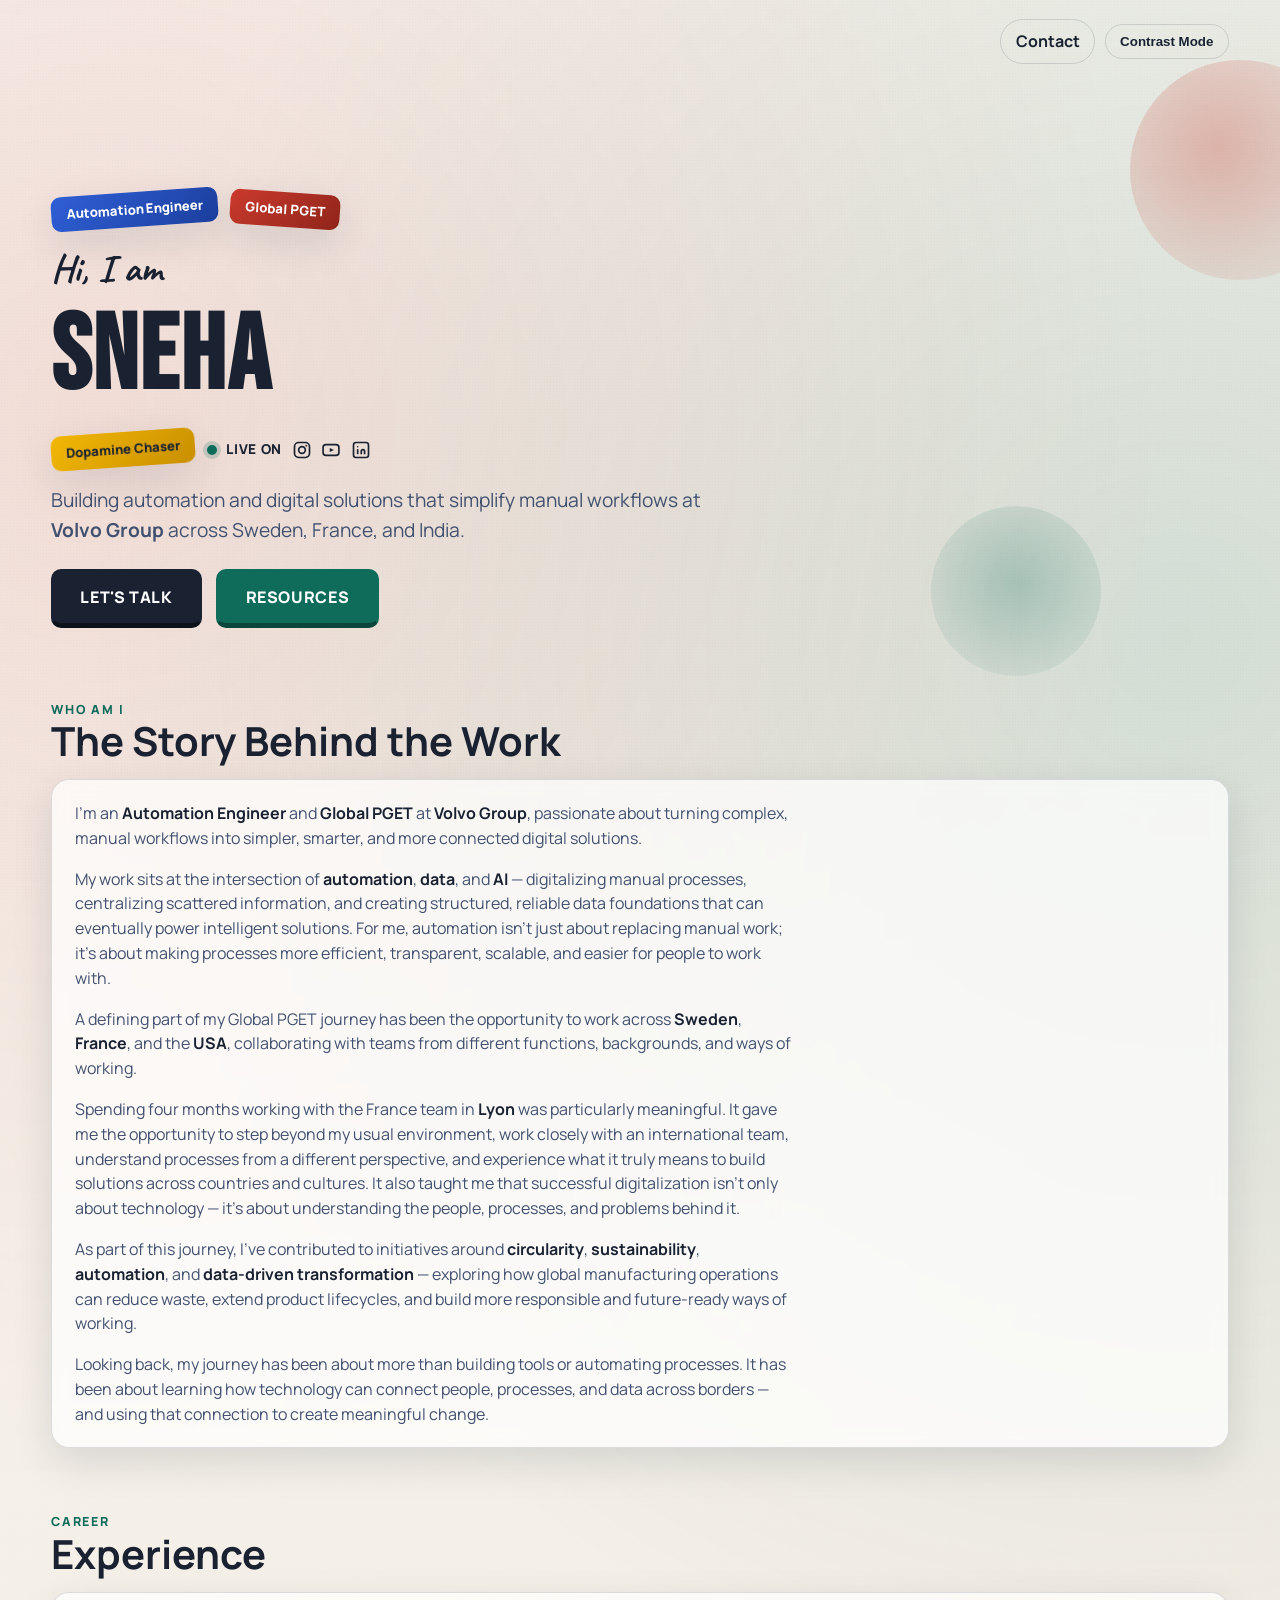
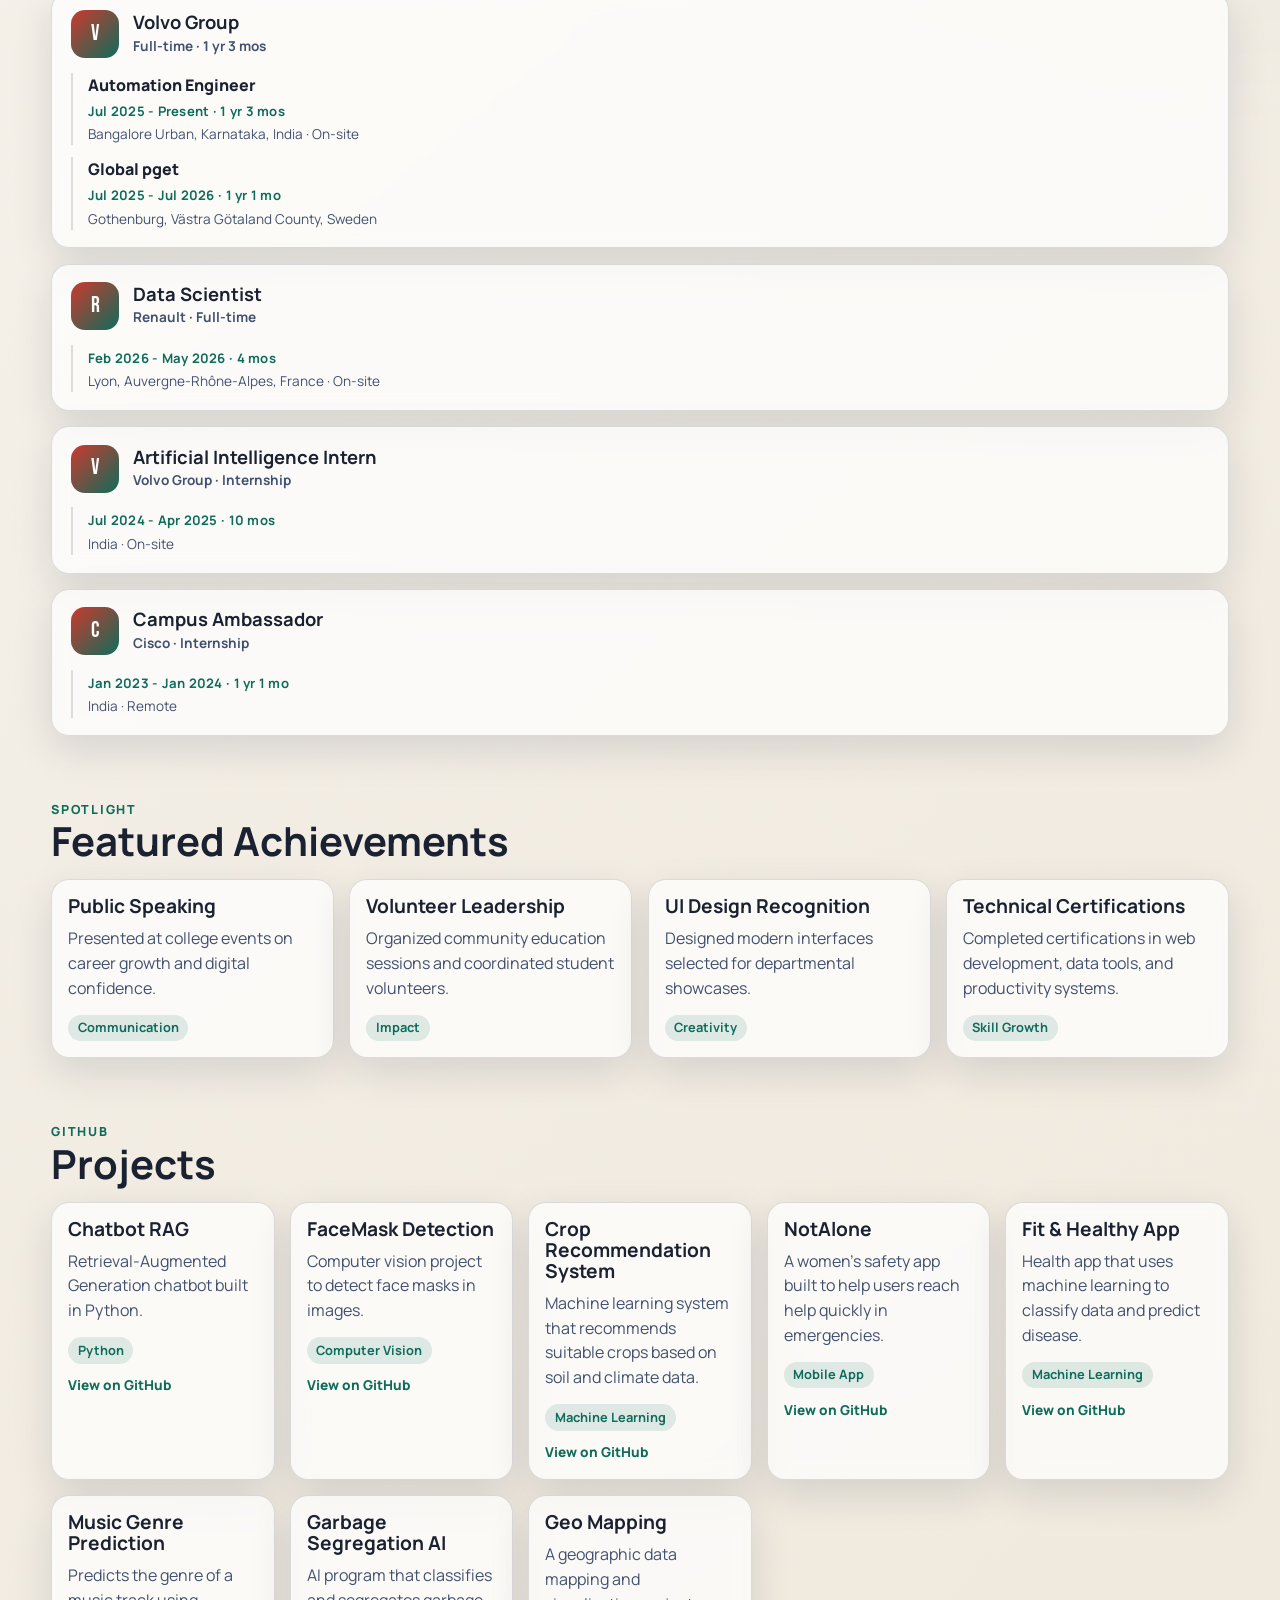
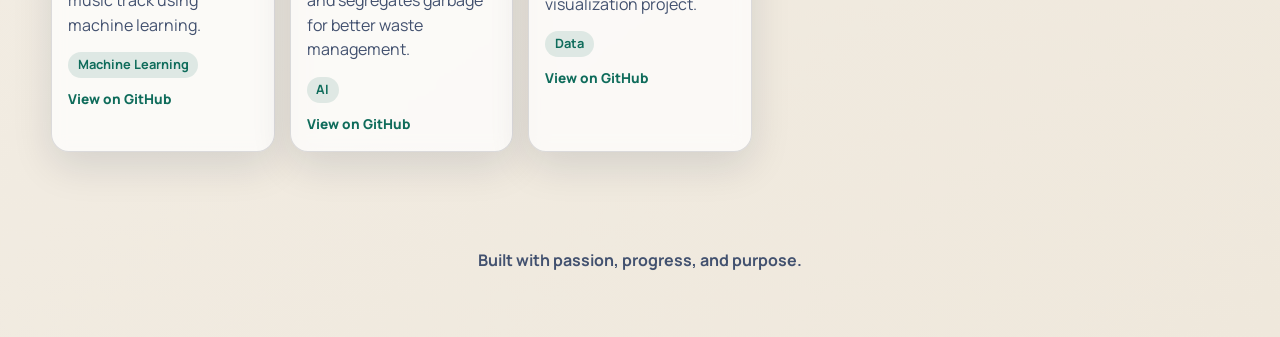
<file: index.html>
<!DOCTYPE html>
<html lang="en">
  <head>
    <meta charset="UTF-8" />
    <meta name="viewport" content="width=device-width, initial-scale=1.0" />
    <title>Sneha's Achievements</title>
    <meta
      name="description"
      content="A personal achievements website celebrating milestones, awards, and growth."
    />
    <link rel="preconnect" href="https://fonts.googleapis.com" />
    <link rel="preconnect" href="https://fonts.gstatic.com" crossorigin />
    <link
      href="https://fonts.googleapis.com/css2?family=Bebas+Neue&family=Caveat:wght@600;700&family=Manrope:wght@400;600;700;800&display=swap"
      rel="stylesheet"
    />
    <link rel="stylesheet" href="styles.css" />
  </head>
  <body>
    <div class="noise-overlay" aria-hidden="true"></div>
    <header class="hero">
      <nav class="top-nav">
        <div class="nav-actions">
          <a class="ghost-btn" href="contact.html">Contact</a>
          <button id="themeToggle" class="ghost-btn" aria-label="Toggle contrast mode">
            Contrast Mode
          </button>
        </div>
      </nav>

      <div class="hero-content">
        <div class="tag-row">
          <span class="tag tag-blue tilt-left">Automation Engineer</span>
          <span class="tag tag-red tilt-right">Global PGET</span>
        </div>

        <p class="greeting">Hi, I am</p>
        <h1 class="profile-name">Sneha</h1>

        <div class="tag-row tag-row-bottom">
          <span class="tag tag-yellow tilt-left">Dopamine Chaser</span>
          <div class="live-on">
            <span class="live-dot" aria-hidden="true"></span>
            LIVE ON
            <a class="social-icon" href="#" aria-label="Instagram">
              <svg viewBox="0 0 24 24" fill="none" stroke="currentColor" stroke-width="2">
                <rect x="3" y="3" width="18" height="18" rx="5" />
                <circle cx="12" cy="12" r="4" />
                <circle cx="17.2" cy="6.8" r="1.1" fill="currentColor" stroke="none" />
              </svg>
            </a>
            <a class="social-icon" href="#" aria-label="YouTube">
              <svg viewBox="0 0 24 24" fill="none" stroke="currentColor" stroke-width="2">
                <rect x="2.5" y="5.5" width="19" height="13" rx="3.5" />
                <path d="M10.5 9.5l5 2.5-5 2.5z" fill="currentColor" stroke="none" />
              </svg>
            </a>
            <a class="social-icon" href="#" aria-label="LinkedIn">
              <svg viewBox="0 0 24 24" fill="none" stroke="currentColor" stroke-width="2">
                <rect x="3" y="3" width="18" height="18" rx="3" />
                <circle cx="8" cy="8.2" r="0.9" fill="currentColor" stroke="none" />
                <path d="M8 11v6" />
                <path d="M12.3 17v-3.4c0-1.3.8-2.1 2-2.1s2 .8 2 2.1V17" />
              </svg>
            </a>
          </div>
        </div>

        <p class="hero-subtitle">
          Building automation and digital solutions that simplify manual workflows at
          <strong>Volvo Group</strong> across Sweden, France, and India.
        </p>

        <div class="hero-actions">
          <a class="btn-dark" href="contact.html">Let's Talk</a>
          <a class="btn-green" href="#experience">Resources</a>
        </div>
      </div>
      <div class="hero-shape hero-shape-a" aria-hidden="true"></div>
      <div class="hero-shape hero-shape-b" aria-hidden="true"></div>
    </header>

    <main>
      <section id="about" class="about-section">
        <div class="section-head reveal">
          <p class="kicker">Who Am I</p>
          <h2>The Story Behind the Work</h2>
        </div>

        <div class="about-content reveal">
          <p>
            I'm an <strong>Automation Engineer</strong> and <strong>Global PGET</strong> at
            <strong>Volvo Group</strong>, passionate about turning complex, manual workflows into
            simpler, smarter, and more connected digital solutions.
          </p>
          <p>
            My work sits at the intersection of <strong>automation</strong>, <strong>data</strong>,
            and <strong>AI</strong> — digitalizing manual processes, centralizing scattered
            information, and creating structured, reliable data foundations that can eventually power
            intelligent solutions. For me, automation isn't just about replacing manual work; it's
            about making processes more efficient, transparent, scalable, and easier for people to
            work with.
          </p>
          <p>
            A defining part of my Global PGET journey has been the opportunity to work across
            <strong>Sweden</strong>, <strong>France</strong>, and the <strong>USA</strong>,
            collaborating with teams from different functions, backgrounds, and ways of working.
          </p>
          <p>
            Spending four months working with the France team in <strong>Lyon</strong> was
            particularly meaningful. It gave me the opportunity to step beyond my usual environment,
            work closely with an international team, understand processes from a different
            perspective, and experience what it truly means to build solutions across countries and
            cultures. It also taught me that successful digitalization isn't only about technology —
            it's about understanding the people, processes, and problems behind it.
          </p>
          <p>
            As part of this journey, I've contributed to initiatives around
            <strong>circularity</strong>, <strong>sustainability</strong>, <strong>automation</strong>,
            and <strong>data-driven transformation</strong> — exploring how global manufacturing
            operations can reduce waste, extend product lifecycles, and build more responsible and
            future-ready ways of working.
          </p>
          <p>
            Looking back, my journey has been about more than building tools or automating processes.
            It has been about learning how technology can connect people, processes, and data across
            borders — and using that connection to create meaningful change.
          </p>
        </div>
      </section>

      <section id="experience" class="experience-section">
        <div class="section-head reveal">
          <p class="kicker">Career</p>
          <h2>Experience</h2>
        </div>

        <div class="experience-list">
          <article class="experience-company reveal">
            <div class="company-header">
              <div class="company-logo" aria-hidden="true">V</div>
              <div>
                <h3>Volvo Group</h3>
                <p class="company-meta">Full-time · 1 yr 3 mos</p>
              </div>
            </div>
            <div class="role-list">
              <div class="role-item">
                <p class="role-title">Automation Engineer</p>
                <p class="role-duration">Jul 2025 - Present · 1 yr 3 mos</p>
                <p class="role-location">Bangalore Urban, Karnataka, India · On-site</p>
              </div>
              <div class="role-item">
                <p class="role-title">Global pget</p>
                <p class="role-duration">Jul 2025 - Jul 2026 · 1 yr 1 mo</p>
                <p class="role-location">Gothenburg, Västra Götaland County, Sweden</p>
              </div>
            </div>
          </article>

          <article class="experience-company reveal">
            <div class="company-header">
              <div class="company-logo" aria-hidden="true">R</div>
              <div>
                <h3>Data Scientist</h3>
                <p class="company-meta">Renault · Full-time</p>
              </div>
            </div>
            <div class="role-list">
              <div class="role-item">
                <p class="role-duration">Feb 2026 - May 2026 · 4 mos</p>
                <p class="role-location">Lyon, Auvergne-Rhône-Alpes, France · On-site</p>
              </div>
            </div>
          </article>

          <article class="experience-company reveal">
            <div class="company-header">
              <div class="company-logo" aria-hidden="true">V</div>
              <div>
                <h3>Artificial Intelligence Intern</h3>
                <p class="company-meta">Volvo Group · Internship</p>
              </div>
            </div>
            <div class="role-list">
              <div class="role-item">
                <p class="role-duration">Jul 2024 - Apr 2025 · 10 mos</p>
                <p class="role-location">India · On-site</p>
              </div>
            </div>
          </article>

          <article class="experience-company reveal">
            <div class="company-header">
              <div class="company-logo" aria-hidden="true">C</div>
              <div>
                <h3>Campus Ambassador</h3>
                <p class="company-meta">Cisco · Internship</p>
              </div>
            </div>
            <div class="role-list">
              <div class="role-item">
                <p class="role-duration">Jan 2023 - Jan 2024 · 1 yr 1 mo</p>
                <p class="role-location">India · Remote</p>
              </div>
            </div>
          </article>
        </div>
      </section>

      <section class="cards-section">
        <div class="section-head reveal">
          <p class="kicker">Spotlight</p>
          <h2>Featured Achievements</h2>
        </div>

        <div class="achievement-grid">
          <article class="achievement-card reveal">
            <h3>Public Speaking</h3>
            <p>Presented at college events on career growth and digital confidence.</p>
            <span>Communication</span>
          </article>
          <article class="achievement-card reveal">
            <h3>Volunteer Leadership</h3>
            <p>Organized community education sessions and coordinated student volunteers.</p>
            <span>Impact</span>
          </article>
          <article class="achievement-card reveal">
            <h3>UI Design Recognition</h3>
            <p>Designed modern interfaces selected for departmental showcases.</p>
            <span>Creativity</span>
          </article>
          <article class="achievement-card reveal">
            <h3>Technical Certifications</h3>
            <p>Completed certifications in web development, data tools, and productivity systems.</p>
            <span>Skill Growth</span>
          </article>
        </div>
      </section>

      <section class="cards-section">
        <div class="section-head reveal">
          <p class="kicker">GitHub</p>
          <h2>Projects</h2>
        </div>

        <div class="achievement-grid">
          <article class="achievement-card reveal">
            <h3>Chatbot RAG</h3>
            <p>Retrieval-Augmented Generation chatbot built in Python.</p>
            <span>Python</span>
            <a class="project-link" href="https://github.com/sneha-tini/Chatbot_RAG" target="_blank" rel="noopener">View on GitHub</a>
          </article>
          <article class="achievement-card reveal">
            <h3>FaceMask Detection</h3>
            <p>Computer vision project to detect face masks in images.</p>
            <span>Computer Vision</span>
            <a class="project-link" href="https://github.com/sneha-tini/FaceMask_detection" target="_blank" rel="noopener">View on GitHub</a>
          </article>
          <article class="achievement-card reveal">
            <h3>Crop Recommendation System</h3>
            <p>Machine learning system that recommends suitable crops based on soil and climate data.</p>
            <span>Machine Learning</span>
            <a class="project-link" href="https://github.com/sneha-tini/Crop-Recommendation-System-Using-Machine-Learning" target="_blank" rel="noopener">View on GitHub</a>
          </article>
          <article class="achievement-card reveal">
            <h3>NotAlone</h3>
            <p>A women's safety app built to help users reach help quickly in emergencies.</p>
            <span>Mobile App</span>
            <a class="project-link" href="https://github.com/sneha-tini/NotAlone" target="_blank" rel="noopener">View on GitHub</a>
          </article>
          <article class="achievement-card reveal">
            <h3>Fit &amp; Healthy App</h3>
            <p>Health app that uses machine learning to classify data and predict disease.</p>
            <span>Machine Learning</span>
            <a class="project-link" href="https://github.com/sneha-tini/fit-healthy-app" target="_blank" rel="noopener">View on GitHub</a>
          </article>
          <article class="achievement-card reveal">
            <h3>Music Genre Prediction</h3>
            <p>Predicts the genre of a music track using machine learning.</p>
            <span>Machine Learning</span>
            <a class="project-link" href="https://github.com/sneha-tini/music_genre" target="_blank" rel="noopener">View on GitHub</a>
          </article>
          <article class="achievement-card reveal">
            <h3>Garbage Segregation AI</h3>
            <p>AI program that classifies and segregates garbage for better waste management.</p>
            <span>AI</span>
            <a class="project-link" href="https://github.com/sneha-tini/garbage-segregation-Ai-program" target="_blank" rel="noopener">View on GitHub</a>
          </article>
          <article class="achievement-card reveal">
            <h3>Geo Mapping</h3>
            <p>A geographic data mapping and visualization project.</p>
            <span>Data</span>
            <a class="project-link" href="https://github.com/sneha-tini/geo-mapping" target="_blank" rel="noopener">View on GitHub</a>
          </article>
        </div>
      </section>
    </main>

    <footer class="site-footer">
      <p>Built with passion, progress, and purpose.</p>
    </footer>

    <script src="script.js"></script>
  </body>
</html>
</file>
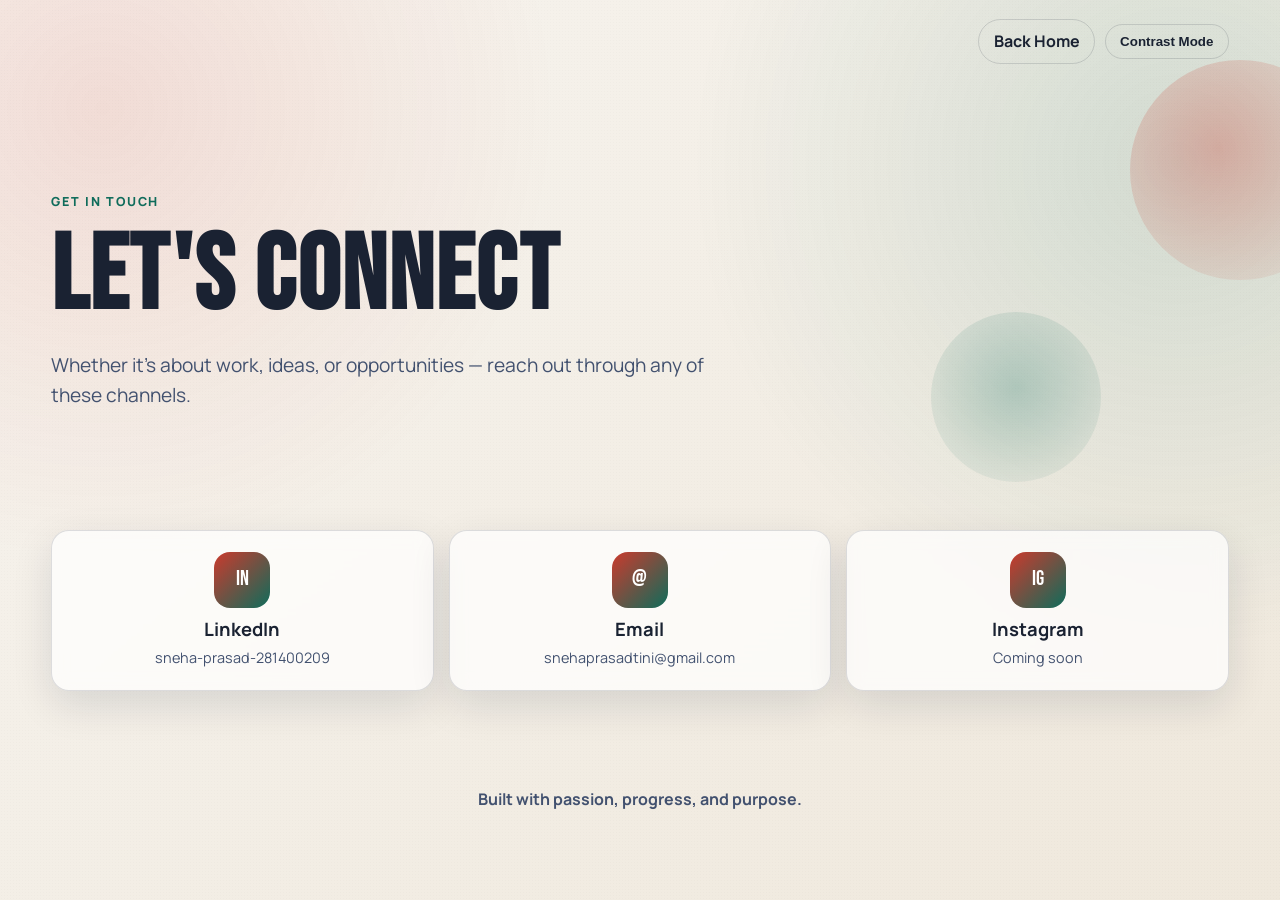
<file: contact.html>
<!DOCTYPE html>
<html lang="en">
  <head>
    <meta charset="UTF-8" />
    <meta name="viewport" content="width=device-width, initial-scale=1.0" />
    <title>Contact Sneha</title>
    <meta
      name="description"
      content="Get in touch with Sneha via LinkedIn, email, or Instagram."
    />
    <link rel="preconnect" href="https://fonts.googleapis.com" />
    <link rel="preconnect" href="https://fonts.gstatic.com" crossorigin />
    <link
      href="https://fonts.googleapis.com/css2?family=Bebas+Neue&family=Manrope:wght@400;600;700;800&display=swap"
      rel="stylesheet"
    />
    <link rel="stylesheet" href="styles.css" />
  </head>
  <body>
    <div class="noise-overlay" aria-hidden="true"></div>
    <header class="hero">
      <nav class="top-nav">
        <div class="nav-actions">
          <a class="ghost-btn" href="index.html">Back Home</a>
          <button id="themeToggle" class="ghost-btn" aria-label="Toggle contrast mode">
            Contrast Mode
          </button>
        </div>
      </nav>

      <div class="hero-content">
        <p class="kicker">Get In Touch</p>
        <h1>Let's Connect</h1>
        <p class="hero-subtitle">
          Whether it's about work, ideas, or opportunities — reach out through any of these channels.
        </p>
      </div>
      <div class="hero-shape hero-shape-a" aria-hidden="true"></div>
      <div class="hero-shape hero-shape-b" aria-hidden="true"></div>
    </header>

    <main>
      <section class="contact-section">
        <div class="contact-grid">
          <a
            class="contact-card reveal"
            href="https://www.linkedin.com/in/sneha-prasad-281400209/"
            target="_blank"
            rel="noopener noreferrer"
          >
            <div class="contact-icon" aria-hidden="true">in</div>
            <h3>LinkedIn</h3>
            <p>sneha-prasad-281400209</p>
          </a>

          <a class="contact-card reveal" href="mailto:snehaprasadtini@gmail.com">
            <div class="contact-icon" aria-hidden="true">@</div>
            <h3>Email</h3>
            <p>snehaprasadtini@gmail.com</p>
          </a>

          <a class="contact-card disabled reveal" href="#" aria-disabled="true" tabindex="-1">
            <div class="contact-icon" aria-hidden="true">IG</div>
            <h3>Instagram</h3>
            <p>Coming soon</p>
          </a>
        </div>
      </section>
    </main>

    <footer class="site-footer">
      <p>Built with passion, progress, and purpose.</p>
    </footer>

    <script src="script.js"></script>
  </body>
</html>
</file>
<file: styles.css>
:root {
  --bg: #f7f4ef;
  --bg-alt: #efe8dc;
  --text: #1a2232;
  --muted: #42516f;
  --accent: #cb3a2d;
  --accent-2: #0f6c5b;
  --card: rgba(255, 255, 255, 0.72);
  --border: rgba(26, 34, 50, 0.14);
  --shadow: 0 14px 40px rgba(12, 23, 46, 0.12);
}

body.high-contrast {
  --bg: #111111;
  --bg-alt: #1f1f1f;
  --text: #f5f5f5;
  --muted: #d0d0d0;
  --accent: #ffd447;
  --accent-2: #46e7c4;
  --card: rgba(34, 34, 34, 0.82);
  --border: rgba(255, 255, 255, 0.18);
  --shadow: 0 14px 40px rgba(0, 0, 0, 0.4);
}

* {
  box-sizing: border-box;
}

html,
body {
  margin: 0;
  padding: 0;
}

body {
  font-family: "Manrope", "Segoe UI", sans-serif;
  background:
    radial-gradient(circle at 8% 12%, rgba(203, 58, 45, 0.12), transparent 32%),
    radial-gradient(circle at 92% 18%, rgba(15, 108, 91, 0.14), transparent 35%),
    linear-gradient(140deg, var(--bg), var(--bg-alt));
  color: var(--text);
  min-height: 100vh;
  line-height: 1.55;
  overflow-x: hidden;
}

.noise-overlay {
  position: fixed;
  inset: 0;
  pointer-events: none;
  opacity: 0.22;
  background-image: radial-gradient(rgba(0, 0, 0, 0.06) 1px, transparent 1px);
  background-size: 3px 3px;
  mix-blend-mode: multiply;
  z-index: -1;
}

.hero {
  position: relative;
  isolation: isolate;
  padding: 1.2rem clamp(1rem, 4vw, 4rem) 4rem;
}

.top-nav {
  display: flex;
  align-items: center;
  justify-content: flex-end;
  gap: 1rem;
}

.brand {
  margin: 0;
  font-family: "Bebas Neue", Impact, sans-serif;
  letter-spacing: 0.08em;
  font-size: clamp(1.5rem, 2.8vw, 2.2rem);
}

.nav-actions {
  display: flex;
  align-items: center;
  gap: 0.6rem;
}

.ghost-btn {
  border: 1px solid var(--border);
  background: transparent;
  color: var(--text);
  padding: 0.55rem 0.9rem;
  border-radius: 999px;
  font-weight: 700;
  cursor: pointer;
  text-decoration: none;
  display: inline-flex;
  align-items: center;
}

.hero-content {
  width: min(760px, 100%);
  margin-top: clamp(2rem, 10vw, 8rem);
  animation: rise-in 700ms ease-out both;
}

.kicker {
  margin: 0;
  color: var(--accent-2);
  font-weight: 800;
  letter-spacing: 0.14em;
  text-transform: uppercase;
  font-size: 0.78rem;
}

h1,
h2,
h3 {
  line-height: 1.1;
  margin: 0;
}

h1 {
  margin-top: 0.55rem;
  font-family: "Bebas Neue", Impact, sans-serif;
  font-size: clamp(2.8rem, 9vw, 6.6rem);
  letter-spacing: 0.02em;
}

.hero-subtitle {
  margin: 0.95rem 0 1.45rem;
  max-width: 56ch;
  color: var(--muted);
  font-size: clamp(1rem, 2.5vw, 1.2rem);
}

.primary-btn {
  display: inline-flex;
  align-items: center;
  justify-content: center;
  text-decoration: none;
  color: #ffffff;
  background: linear-gradient(120deg, var(--accent), #dc6046);
  padding: 0.8rem 1.3rem;
  border-radius: 999px;
  font-weight: 700;
  box-shadow: var(--shadow);
  transition: transform 250ms ease;
}

.primary-btn:hover {
  transform: translateY(-2px);
}

.tag-row {
  display: flex;
  flex-wrap: wrap;
  align-items: center;
  gap: 0.7rem;
}

.tag-row-bottom {
  margin: 1rem 0 1.2rem;
}

.tag {
  display: inline-flex;
  padding: 0.45rem 0.95rem;
  border-radius: 10px;
  font-weight: 800;
  font-size: 0.82rem;
  color: #ffffff;
  box-shadow: var(--shadow);
}

.tilt-left {
  transform: rotate(-4deg);
}

.tilt-right {
  transform: rotate(4deg);
}

.tag-blue {
  background: linear-gradient(135deg, #2f5fd6, #1c3f9e);
}

.tag-red {
  background: linear-gradient(135deg, var(--accent), #8f241a);
}

.tag-yellow {
  background: linear-gradient(135deg, #f2b705, #c98f00);
  color: var(--text);
}

.greeting {
  margin: 0.8rem 0 0;
  font-family: "Caveat", "Manrope", cursive;
  font-size: clamp(1.6rem, 4vw, 2.4rem);
  font-weight: 700;
  color: var(--text);
}

.profile-name {
  margin-top: 0.1rem;
}

.live-on {
  display: inline-flex;
  align-items: center;
  gap: 0.6rem;
  font-weight: 800;
  font-size: 0.85rem;
  letter-spacing: 0.05em;
  color: var(--text);
}

.live-dot {
  width: 10px;
  height: 10px;
  border-radius: 50%;
  background: var(--accent-2);
  box-shadow: 0 0 0 4px rgba(15, 108, 91, 0.18);
}

.social-icon {
  display: inline-flex;
  color: var(--text);
}

.social-icon svg {
  width: 20px;
  height: 20px;
}

.hero-actions {
  display: flex;
  flex-wrap: wrap;
  gap: 0.9rem;
  margin-top: 0.4rem;
}

.btn-dark,
.btn-green {
  display: inline-flex;
  align-items: center;
  justify-content: center;
  text-decoration: none;
  text-transform: uppercase;
  font-weight: 800;
  letter-spacing: 0.04em;
  padding: 0.85rem 1.7rem;
  border-radius: 10px;
  border: 2px solid transparent;
  transition: transform 150ms ease, border-bottom-width 150ms ease;
}

.btn-dark {
  color: #ffffff;
  background: var(--text);
  border-color: var(--text);
  border-bottom: 5px solid rgba(0, 0, 0, 0.5);
}

.btn-green {
  color: #ffffff;
  background: var(--accent-2);
  border-color: var(--accent-2);
  border-bottom: 5px solid rgba(0, 0, 0, 0.35);
}

.btn-dark:hover,
.btn-green:hover {
  transform: translateY(2px);
  border-bottom-width: 3px;
}

.hero-shape {
  position: absolute;
  border-radius: 1000px;
  filter: blur(0.4px);
  z-index: -1;
}

.hero-shape-a {
  right: -70px;
  top: 60px;
  width: 220px;
  height: 220px;
  background: radial-gradient(circle at 40% 40%, rgba(203, 58, 45, 0.3), rgba(203, 58, 45, 0));
}

.hero-shape-b {
  right: 14%;
  bottom: 16px;
  width: 170px;
  height: 170px;
  background: radial-gradient(circle at 50% 45%, rgba(15, 108, 91, 0.25), rgba(15, 108, 91, 0));
}

main {
  padding: 0 clamp(1rem, 4vw, 4rem) 3rem;
}

.stats {
  display: grid;
  grid-template-columns: repeat(auto-fit, minmax(190px, 1fr));
  gap: 0.9rem;
  margin-top: 1rem;
}

.about-section {
  margin-top: 0.5rem;
}

.about-content {
  border: 1px solid var(--border);
  border-radius: 18px;
  background: var(--card);
  backdrop-filter: blur(8px);
  box-shadow: var(--shadow);
  padding: 1.3rem 1.4rem;
  display: grid;
  gap: 1rem;
}

.about-content p {
  margin: 0;
  color: var(--muted);
  max-width: 72ch;
}

.about-content strong {
  color: var(--text);
}

.stat-card,
.achievement-card,
.timeline-item {
  border: 1px solid var(--border);
  border-radius: 18px;
  background: var(--card);
  backdrop-filter: blur(8px);
  box-shadow: var(--shadow);
}

.stat-card {
  padding: 1rem;
}

.stat-card h2 {
  font-family: "Bebas Neue", Impact, sans-serif;
  font-size: 2.6rem;
  color: var(--accent);
}

.stat-card p {
  margin: 0;
  color: var(--muted);
  font-weight: 700;
}

.timeline-section,
.cards-section {
  margin-top: clamp(2rem, 6vw, 4rem);
}

.section-head {
  margin-bottom: 1rem;
}

.section-head h2 {
  font-size: clamp(1.5rem, 5vw, 2.5rem);
}

.timeline {
  display: grid;
  gap: 0.85rem;
}

.timeline-item {
  padding: 1rem;
}

.timeline-item .year {
  margin: 0;
  font-size: 0.85rem;
  color: var(--accent-2);
  font-weight: 800;
  letter-spacing: 0.08em;
}

.timeline-item h3 {
  margin-top: 0.4rem;
  font-size: 1.2rem;
}

.timeline-item p {
  margin: 0.5rem 0 0;
  color: var(--muted);
}

.achievement-grid {
  display: grid;
  gap: 0.95rem;
  grid-template-columns: repeat(auto-fit, minmax(220px, 1fr));
}

.achievement-card {
  padding: 1rem;
  transform: translateY(0);
  transition: transform 220ms ease;
}

.achievement-card:hover {
  transform: translateY(-4px);
}

.achievement-card h3 {
  font-size: 1.2rem;
}

.achievement-card p {
  margin: 0.55rem 0 0.85rem;
  color: var(--muted);
}

.achievement-card span {
  display: inline-flex;
  border-radius: 999px;
  padding: 0.2rem 0.6rem;
  background: rgba(15, 108, 91, 0.12);
  color: var(--accent-2);
  font-weight: 700;
  font-size: 0.8rem;
}

.project-link {
  display: block;
  width: fit-content;
  margin-top: 0.7rem;
  color: var(--accent-2);
  font-weight: 800;
  font-size: 0.85rem;
  text-decoration: none;
}

.project-link:hover {
  text-decoration: underline;
}

.experience-section {
  margin-top: clamp(2rem, 6vw, 4rem);
}

.experience-list {
  display: grid;
  gap: 0.95rem;
}

.experience-company {
  border: 1px solid var(--border);
  border-radius: 18px;
  background: var(--card);
  backdrop-filter: blur(8px);
  box-shadow: var(--shadow);
  padding: 1.1rem 1.2rem;
}

.company-header {
  display: flex;
  align-items: center;
  gap: 0.85rem;
}

.company-logo {
  flex-shrink: 0;
  width: 48px;
  height: 48px;
  border-radius: 14px;
  display: flex;
  align-items: center;
  justify-content: center;
  font-family: "Bebas Neue", Impact, sans-serif;
  font-size: 1.4rem;
  color: #ffffff;
  background: linear-gradient(135deg, var(--accent), var(--accent-2));
}

.company-header h3 {
  font-size: 1.15rem;
}

.company-meta {
  margin: 0.2rem 0 0;
  color: var(--muted);
  font-weight: 700;
  font-size: 0.85rem;
}

.role-list {
  margin-top: 0.9rem;
  display: grid;
  gap: 0.75rem;
}

.role-item {
  padding-left: 0.9rem;
  border-left: 2px solid var(--border);
}

.role-title {
  margin: 0;
  font-weight: 800;
  color: var(--text);
}

.role-duration {
  margin: 0.2rem 0 0;
  color: var(--accent-2);
  font-weight: 700;
  font-size: 0.82rem;
  letter-spacing: 0.02em;
}

.role-location {
  margin: 0.2rem 0 0;
  color: var(--muted);
  font-size: 0.85rem;
}

.contact-section {
  margin-top: clamp(1rem, 6vw, 2rem);
}

.contact-grid {
  display: grid;
  gap: 0.95rem;
  grid-template-columns: repeat(auto-fit, minmax(220px, 1fr));
}

.contact-card {
  border: 1px solid var(--border);
  border-radius: 18px;
  background: var(--card);
  backdrop-filter: blur(8px);
  box-shadow: var(--shadow);
  padding: 1.3rem;
  text-align: center;
  text-decoration: none;
  color: var(--text);
  transition: transform 220ms ease;
}

.contact-card:hover {
  transform: translateY(-4px);
}

.contact-card.disabled {
  opacity: 0.55;
  pointer-events: none;
}

.contact-icon {
  margin: 0 auto 0.7rem;
  width: 56px;
  height: 56px;
  border-radius: 16px;
  display: flex;
  align-items: center;
  justify-content: center;
  font-family: "Bebas Neue", Impact, sans-serif;
  font-size: 1.3rem;
  color: #ffffff;
  background: linear-gradient(135deg, var(--accent), var(--accent-2));
}

.contact-card h3 {
  font-size: 1.15rem;
}

.contact-card p {
  margin: 0.5rem 0 0;
  color: var(--muted);
  font-size: 0.9rem;
  word-break: break-word;
}

.site-footer {
  padding: 2rem 1rem 3rem;
  text-align: center;
  color: var(--muted);
  font-weight: 700;
}

.reveal {
  opacity: 0;
  transform: translateY(16px);
  transition: opacity 500ms ease, transform 500ms ease;
}

.reveal.visible {
  opacity: 1;
  transform: translateY(0);
}

@keyframes rise-in {
  from {
    opacity: 0;
    transform: translateY(20px);
  }

  to {
    opacity: 1;
    transform: translateY(0);
  }
}

@media (max-width: 720px) {
  .hero {
    padding-bottom: 2.5rem;
  }

  .hero-subtitle {
    max-width: 42ch;
  }

  .hero-shape-a,
  .hero-shape-b {
    opacity: 0.75;
  }

  .tag-row-bottom {
    flex-direction: column;
    align-items: flex-start;
  }
}
</file>
